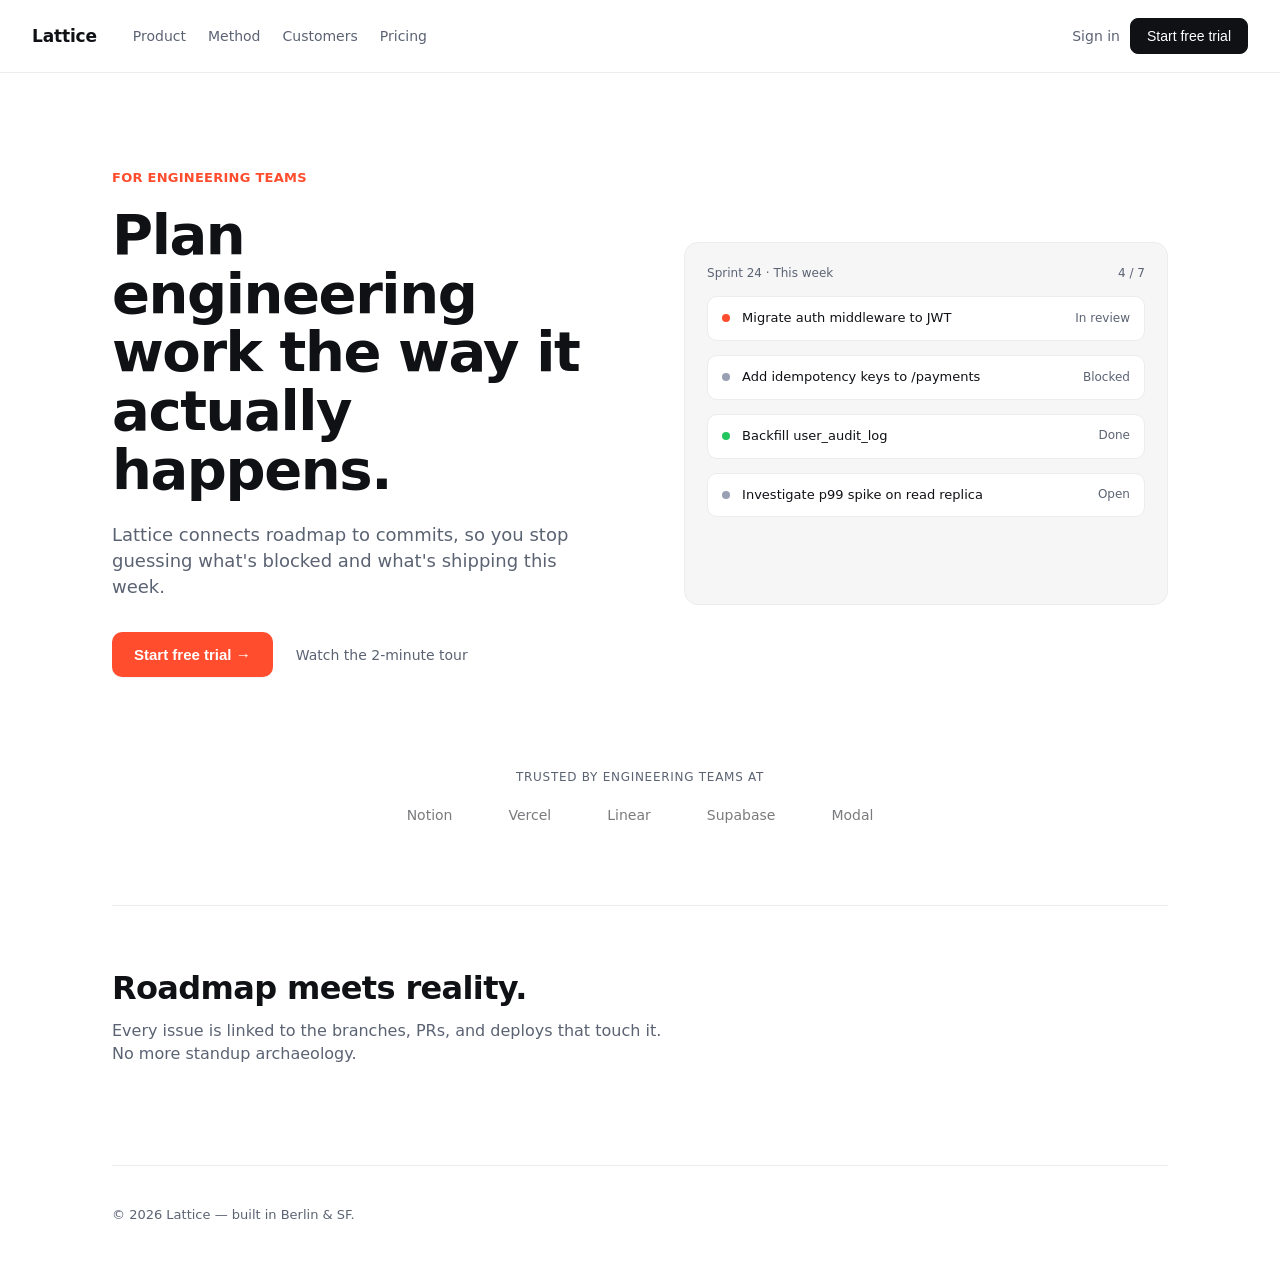
<file: experiments/uis/good.html>
<!doctype html>
<html lang="en">
<head>
<meta charset="utf-8" />
<title>Lattice — Plan engineering work the way it actually happens</title>
<style>
  :root {
    --bg: #ffffff;
    --fg: #0f1115;
    --muted: #5b6373;
    --line: #ececef;
    --accent: #ff4d2e;
    --soft: #f6f6f7;
  }
  * { box-sizing: border-box; }
  html, body { margin: 0; padding: 0; background: var(--bg); color: var(--fg);
    font-family: "Inter", -apple-system, "Segoe UI", system-ui, sans-serif;
    line-height: 1.45; -webkit-font-smoothing: antialiased; }
  .container { max-width: 1120px; margin: 0 auto; padding: 0 32px; }

  nav { display:flex; align-items:center; justify-content:space-between; padding: 18px 32px;
    border-bottom: 1px solid var(--line); }
  nav .left { display:flex; align-items:center; gap: 36px; }
  nav .logo { font-weight: 700; font-size: 17px; letter-spacing: -0.01em; }
  nav ul { list-style:none; display:flex; gap: 22px; margin:0; padding:0; font-size: 14px; color: var(--muted); }
  nav .right { display:flex; gap: 10px; align-items:center; }
  .link-muted { color: var(--muted); font-size: 14px; text-decoration: none; }
  .btn { font-size: 14px; font-weight: 500; padding: 9px 16px; border-radius: 8px;
    border: 1px solid var(--fg); background: var(--fg); color: white; cursor: pointer; }

  /* Hero: asymmetric. Left = message + ONE primary CTA. Right = product preview. */
  .hero { display: grid; grid-template-columns: 1.05fr 1fr; gap: 64px; align-items: center;
    padding: 96px 0 80px; }
  .eyebrow { font-size: 13px; color: var(--accent); font-weight: 600; letter-spacing: 0.02em;
    text-transform: uppercase; margin-bottom: 18px; }
  h1 { font-size: 56px; line-height: 1.05; letter-spacing: -0.025em; margin: 0 0 22px; font-weight: 600; max-width: 540px; }
  .lede { font-size: 18px; color: var(--muted); margin: 0 0 32px; max-width: 480px; }
  .cta-primary { display:inline-flex; align-items:center; gap: 10px;
    background: var(--accent); color: white; padding: 14px 22px; border-radius: 10px;
    font-weight: 600; font-size: 15px; border: none; cursor: pointer; box-shadow: 0 1px 0 rgba(0,0,0,0.04); }
  .cta-secondary { color: var(--muted); font-size: 14px; margin-left: 18px; text-decoration: none; }

  /* Product preview tile — visually distinct, single focal element. */
  .preview { background: var(--soft); border: 1px solid var(--line); border-radius: 14px;
    aspect-ratio: 4 / 3; padding: 22px; display:flex; flex-direction:column; gap:14px; }
  .pv-row { display:flex; justify-content:space-between; align-items:center;
    font-size: 12px; color: var(--muted); }
  .pv-task { background: white; border: 1px solid var(--line); border-radius: 10px;
    padding: 12px 14px; display:flex; align-items:center; gap: 12px; }
  .pv-dot { width: 8px; height: 8px; border-radius: 999px; background: var(--accent); flex-shrink: 0; }
  .pv-title { font-size: 13px; font-weight: 500; }
  .pv-meta { margin-left:auto; font-size: 12px; color: var(--muted); }

  /* Trust strip — small, low contrast, NOT competing with hero. */
  .trust { padding: 12px 0 80px; }
  .trust .label { font-size: 12px; color: var(--muted); text-align:center; margin-bottom: 18px;
    letter-spacing: 0.06em; text-transform: uppercase; }
  .trust .logos { display:flex; justify-content:center; gap: 56px; opacity: 0.55;
    font-size: 14px; color: var(--fg); font-weight: 500; }

  /* Sectioned content with clear hierarchy (smaller than hero). */
  .section { padding: 64px 0; border-top: 1px solid var(--line); }
  .section h2 { font-size: 32px; line-height: 1.15; letter-spacing: -0.02em; margin: 0 0 12px; font-weight: 600; max-width: 600px; }
  .section p.intro { font-size: 16px; color: var(--muted); margin: 0 0 36px; max-width: 560px; }

  footer { padding: 40px 0; text-align: left; color: var(--muted); font-size: 13px; border-top: 1px solid var(--line); }
</style>
</head>
<body>
  <nav>
    <div class="left">
      <div class="logo">Lattice</div>
      <ul>
        <li>Product</li>
        <li>Method</li>
        <li>Customers</li>
        <li>Pricing</li>
      </ul>
    </div>
    <div class="right">
      <a class="link-muted" href="#">Sign in</a>
      <button class="btn">Start free trial</button>
    </div>
  </nav>

  <div class="container">
    <section class="hero">
      <div>
        <div class="eyebrow">For engineering teams</div>
        <h1>Plan engineering work the way it actually happens.</h1>
        <p class="lede">Lattice connects roadmap to commits, so you stop guessing what's blocked and what's shipping this week.</p>
        <button class="cta-primary">Start free trial →</button>
        <a class="cta-secondary" href="#">Watch the 2-minute tour</a>
      </div>
      <div class="preview" aria-hidden="true">
        <div class="pv-row"><span>Sprint 24 · This week</span><span>4 / 7</span></div>
        <div class="pv-task"><span class="pv-dot"></span><span class="pv-title">Migrate auth middleware to JWT</span><span class="pv-meta">In review</span></div>
        <div class="pv-task"><span class="pv-dot" style="background:#9aa0b4"></span><span class="pv-title">Add idempotency keys to /payments</span><span class="pv-meta">Blocked</span></div>
        <div class="pv-task"><span class="pv-dot" style="background:#22c55e"></span><span class="pv-title">Backfill user_audit_log</span><span class="pv-meta">Done</span></div>
        <div class="pv-task"><span class="pv-dot" style="background:#9aa0b4"></span><span class="pv-title">Investigate p99 spike on read replica</span><span class="pv-meta">Open</span></div>
      </div>
    </section>

    <section class="trust">
      <div class="label">Trusted by engineering teams at</div>
      <div class="logos"><span>Notion</span><span>Vercel</span><span>Linear</span><span>Supabase</span><span>Modal</span></div>
    </section>

    <section class="section">
      <h2>Roadmap meets reality.</h2>
      <p class="intro">Every issue is linked to the branches, PRs, and deploys that touch it. No more standup archaeology.</p>
    </section>
  </div>

  <div class="container">
    <footer>© 2026 Lattice — built in Berlin & SF.</footer>
  </div>
</body>
</html>
</file>
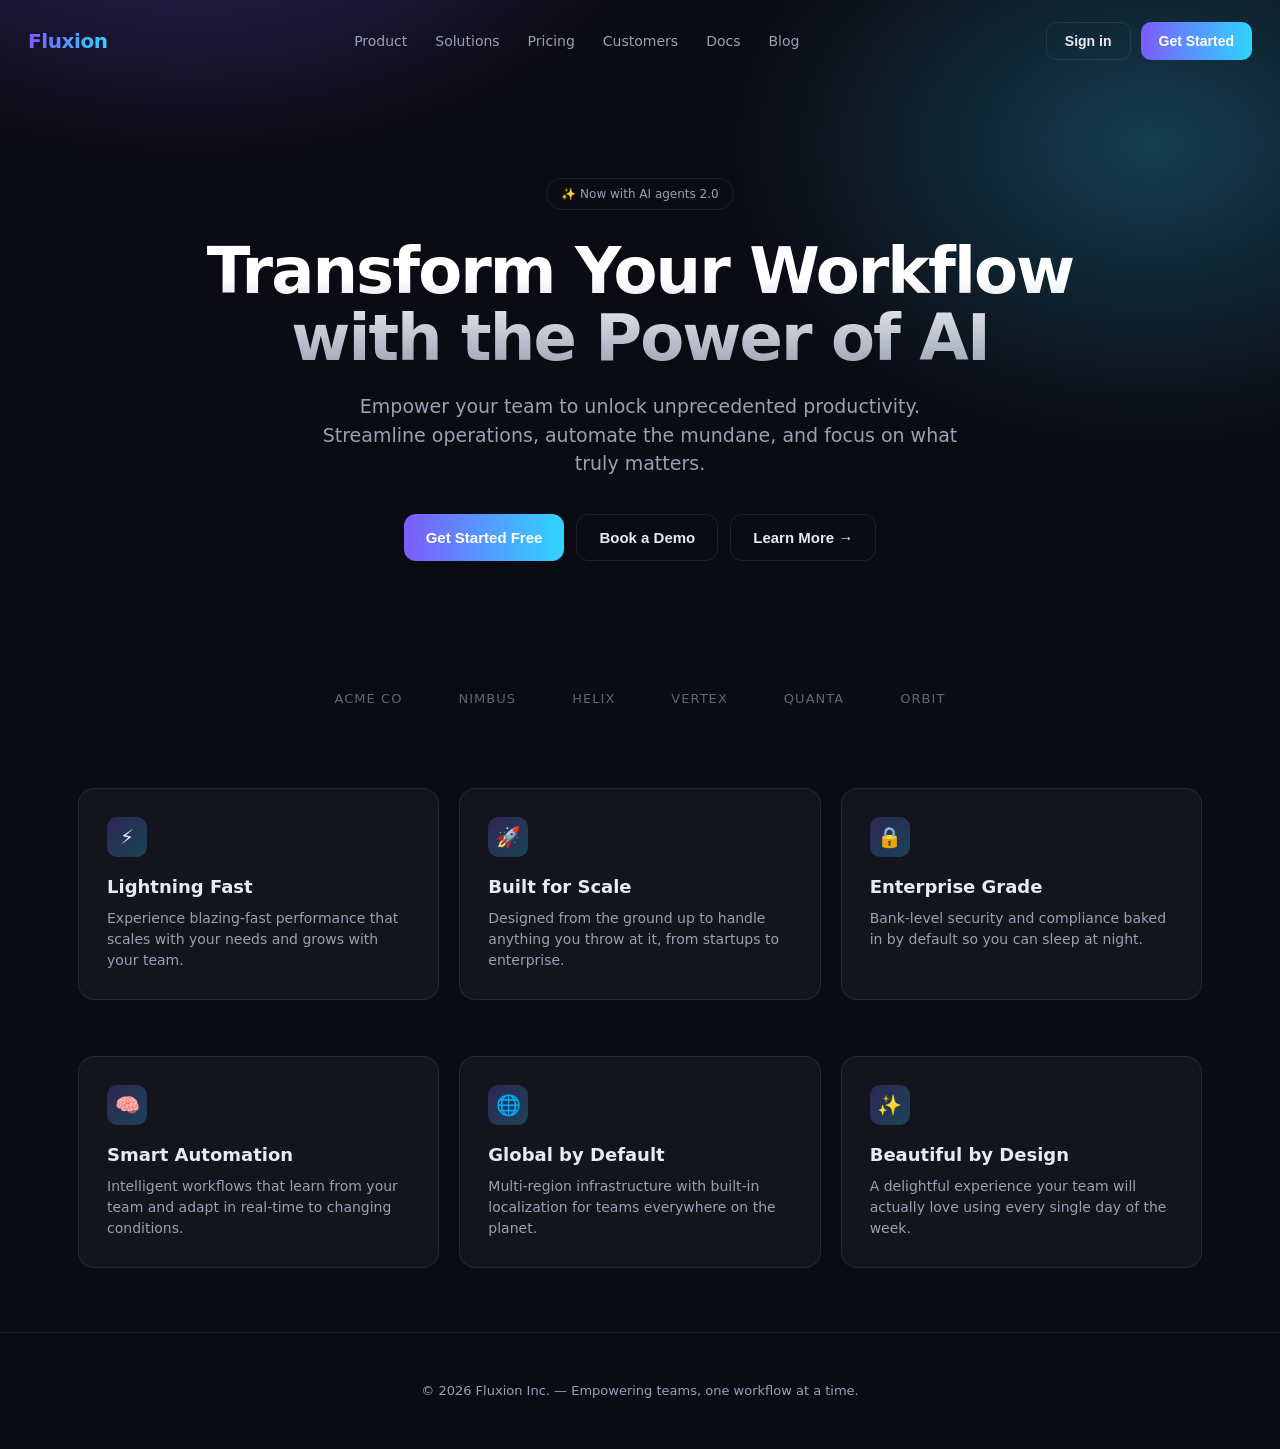
<file: experiments/uis/slop.html>
<!doctype html>
<html lang="en">
<head>
<meta charset="utf-8" />
<title>Fluxion — Transform Your Workflow with AI</title>
<style>
  :root {
    --bg: #0b0b14;
    --fg: #e9eaf1;
    --muted: #9aa0b4;
    --accent1: #7c5cff;
    --accent2: #2fd4ff;
    --card: rgba(255,255,255,0.04);
    --border: rgba(255,255,255,0.08);
  }
  * { box-sizing: border-box; }
  html, body { margin: 0; padding: 0; background: var(--bg); color: var(--fg);
    font-family: -apple-system, "Segoe UI", system-ui, sans-serif; line-height: 1.5; }
  body {
    background:
      radial-gradient(800px 500px at 15% -10%, rgba(124,92,255,0.35), transparent 60%),
      radial-gradient(700px 500px at 90% 10%, rgba(47,212,255,0.25), transparent 60%),
      var(--bg);
  }
  .container { max-width: 1180px; margin: 0 auto; padding: 0 28px; }
  nav { display:flex; align-items:center; justify-content:space-between; padding: 22px 28px; }
  nav .logo { font-weight: 800; letter-spacing: -0.02em; font-size: 20px;
    background: linear-gradient(90deg, var(--accent1), var(--accent2));
    -webkit-background-clip: text; background-clip: text; color: transparent; }
  nav ul { list-style:none; display:flex; gap: 28px; margin:0; padding:0; font-size:14px; color: var(--muted); }
  nav .actions { display:flex; gap:10px; }
  .btn { padding: 10px 18px; border-radius: 10px; font-size: 14px; font-weight: 600;
    border: 1px solid var(--border); background: transparent; color: var(--fg); cursor:pointer; }
  .btn.primary { background: linear-gradient(90deg, var(--accent1), var(--accent2)); border: none; color: white; }
  .btn.ghost { background: transparent; }

  .hero { text-align: center; padding: 96px 24px 64px; }
  .pill { display:inline-flex; align-items:center; gap:8px; padding: 6px 14px;
    border:1px solid var(--border); border-radius: 999px; font-size: 12px; color: var(--muted); margin-bottom: 28px; }
  h1 { font-size: 64px; line-height: 1.05; letter-spacing: -0.03em; margin: 0 auto 20px;
    max-width: 880px; font-weight: 800;
    background: linear-gradient(180deg, #ffffff 30%, #9aa0b4 100%);
    -webkit-background-clip: text; background-clip: text; color: transparent; }
  .sub { color: var(--muted); font-size: 19px; max-width: 660px; margin: 0 auto 36px; }
  .cta-row { display:flex; justify-content:center; gap: 12px; flex-wrap: wrap; }
  .cta-row .btn { padding: 14px 22px; font-size: 15px; border-radius: 12px; }

  .logos { display:flex; gap: 56px; justify-content:center; opacity: 0.6;
    margin: 64px 0 24px; font-size: 13px; color: var(--muted); letter-spacing: 0.08em; }

  .features { display:grid; grid-template-columns: repeat(3, 1fr); gap: 20px; padding: 56px 0; }
  .card { background: var(--card); border: 1px solid var(--border); border-radius: 16px; padding: 28px; }
  .card .icon { width: 40px; height: 40px; border-radius: 10px;
    background: linear-gradient(135deg, rgba(124,92,255,0.25), rgba(47,212,255,0.25));
    display:flex; align-items:center; justify-content:center; font-size: 20px; margin-bottom: 16px; }
  .card h3 { margin: 0 0 8px; font-size: 18px; }
  .card p { margin: 0; color: var(--muted); font-size: 14px; }

  .features-2 { display:grid; grid-template-columns: repeat(3, 1fr); gap: 20px; padding: 0 0 64px; }

  footer { padding: 48px 24px; text-align:center; color: var(--muted); font-size: 13px; border-top: 1px solid var(--border); }
</style>
</head>
<body>
  <nav>
    <div class="logo">Fluxion</div>
    <ul>
      <li>Product</li>
      <li>Solutions</li>
      <li>Pricing</li>
      <li>Customers</li>
      <li>Docs</li>
      <li>Blog</li>
    </ul>
    <div class="actions">
      <button class="btn ghost">Sign in</button>
      <button class="btn primary">Get Started</button>
    </div>
  </nav>

  <section class="hero">
    <span class="pill">✨ Now with AI agents 2.0</span>
    <h1>Transform Your Workflow with the Power of AI</h1>
    <p class="sub">Empower your team to unlock unprecedented productivity. Streamline operations, automate the mundane, and focus on what truly matters.</p>
    <div class="cta-row">
      <button class="btn primary">Get Started Free</button>
      <button class="btn">Book a Demo</button>
      <button class="btn ghost">Learn More →</button>
    </div>
  </section>

  <div class="container">
    <div class="logos">
      <span>ACME CO</span><span>NIMBUS</span><span>HELIX</span><span>VERTEX</span><span>QUANTA</span><span>ORBIT</span>
    </div>

    <section class="features">
      <div class="card"><div class="icon">⚡</div><h3>Lightning Fast</h3><p>Experience blazing-fast performance that scales with your needs and grows with your team.</p></div>
      <div class="card"><div class="icon">🚀</div><h3>Built for Scale</h3><p>Designed from the ground up to handle anything you throw at it, from startups to enterprise.</p></div>
      <div class="card"><div class="icon">🔒</div><h3>Enterprise Grade</h3><p>Bank-level security and compliance baked in by default so you can sleep at night.</p></div>
    </section>

    <section class="features-2">
      <div class="card"><div class="icon">🧠</div><h3>Smart Automation</h3><p>Intelligent workflows that learn from your team and adapt in real-time to changing conditions.</p></div>
      <div class="card"><div class="icon">🌐</div><h3>Global by Default</h3><p>Multi-region infrastructure with built-in localization for teams everywhere on the planet.</p></div>
      <div class="card"><div class="icon">✨</div><h3>Beautiful by Design</h3><p>A delightful experience your team will actually love using every single day of the week.</p></div>
    </section>
  </div>

  <footer>© 2026 Fluxion Inc. — Empowering teams, one workflow at a time.</footer>
</body>
</html>
</file>
